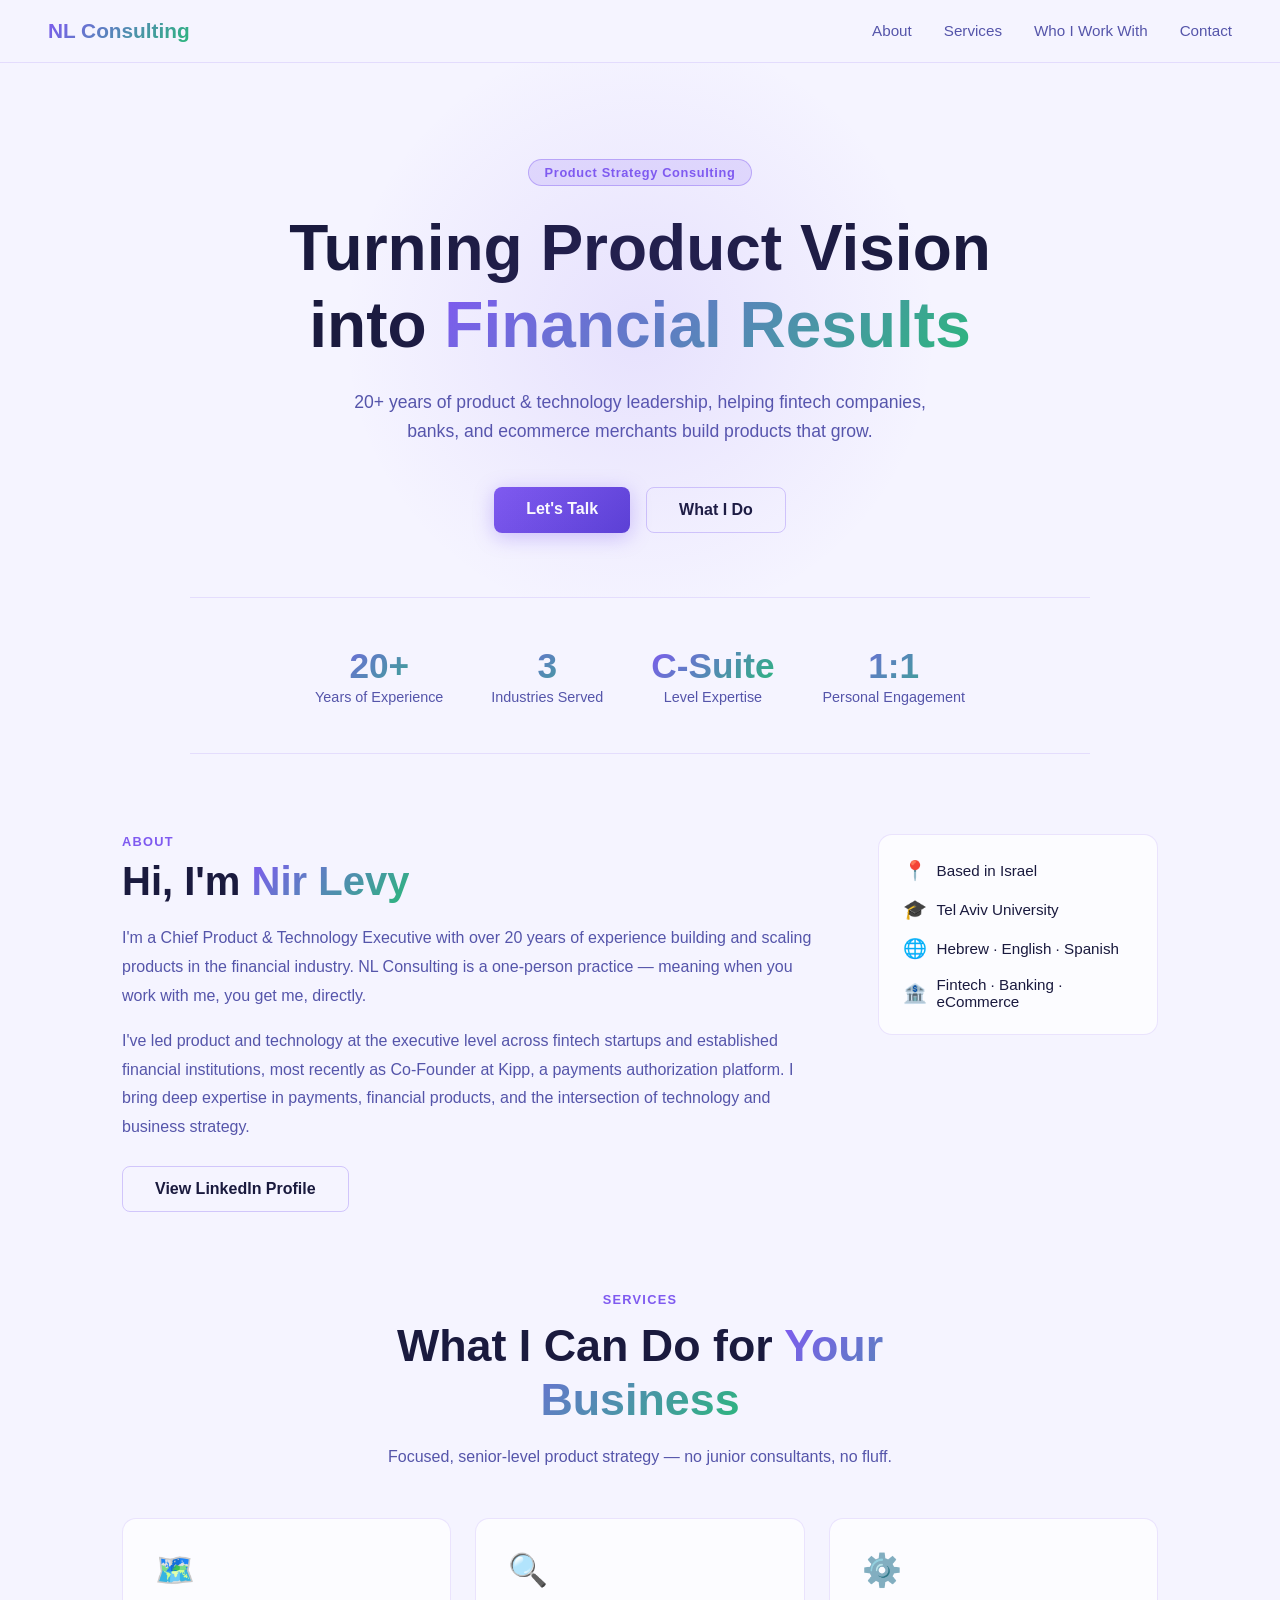
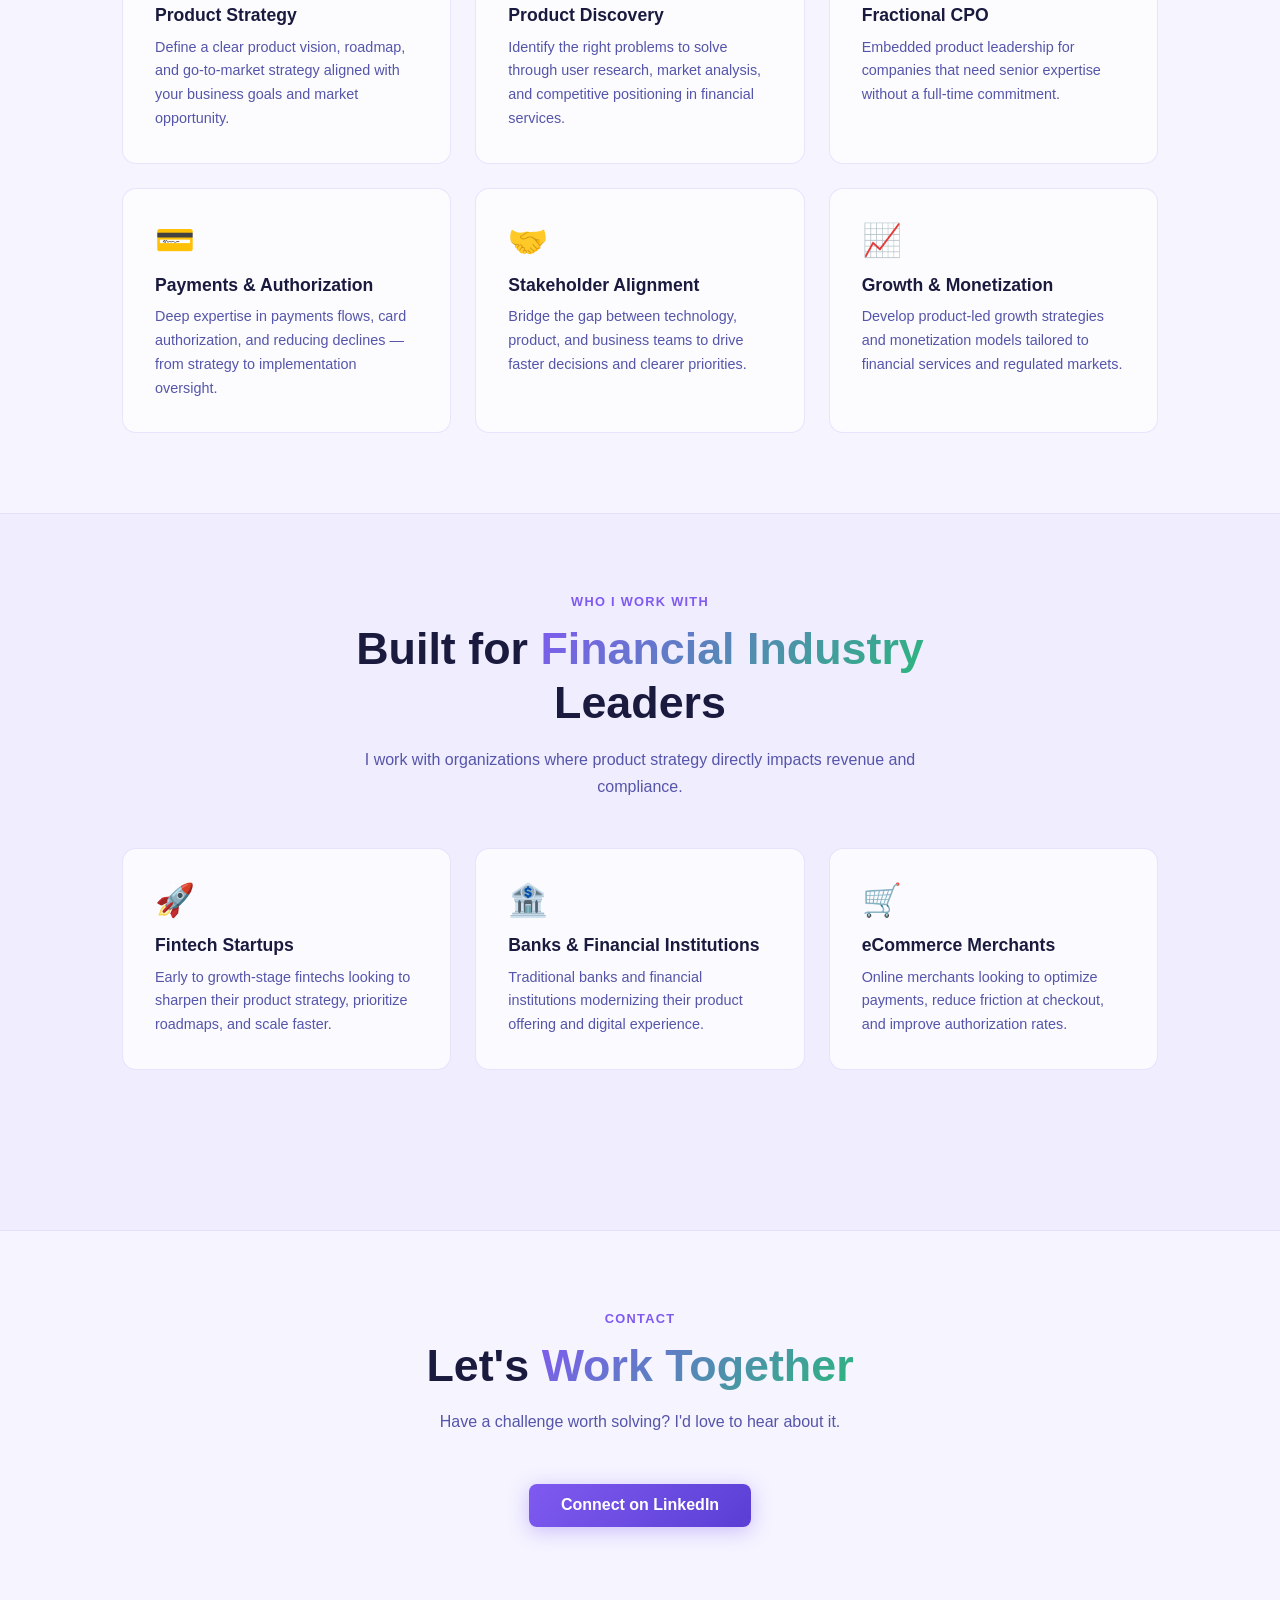
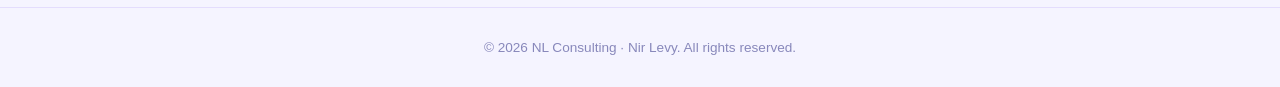
<file: index.html>
<!DOCTYPE html>
<html lang="en" dir="ltr">
<head>
  <meta charset="UTF-8" />
  <meta name="viewport" content="width=device-width, initial-scale=1.0" />
  <title>NL Consulting – Product Strategy for Fintech & Financial Services</title>
  <link rel="stylesheet" href="styles.css" />
</head>
<body>

  <!-- NAV -->
  <nav>
    <div class="logo">NL Consulting</div>
    <ul class="nav-links">
      <li><a href="#about">About</a></li>
      <li><a href="#services">Services</a></li>
      <li><a href="#clients">Who I Work With</a></li>
      <li><a href="#contact">Contact</a></li>
    </ul>
  </nav>

  <!-- HERO -->
  <section class="hero">
    <div class="badge">Product Strategy Consulting</div>
    <h1>Turning Product Vision into <span>Financial Results</span></h1>
    <p class="subtitle">
      20+ years of product & technology leadership, helping fintech companies, banks,
      and ecommerce merchants build products that grow.
    </p>
    <div class="cta-group">
      <a href="#contact" class="btn btn-primary">Let's Talk</a>
      <a href="#services" class="btn btn-outline">What I Do</a>
    </div>
  </section>

  <!-- STATS -->
  <div class="stats">
    <div class="stat">
      <h2>20+</h2>
      <p>Years of Experience</p>
    </div>
    <div class="stat">
      <h2>3</h2>
      <p>Industries Served</p>
    </div>
    <div class="stat">
      <h2>C-Suite</h2>
      <p>Level Expertise</p>
    </div>
    <div class="stat">
      <h2>1:1</h2>
      <p>Personal Engagement</p>
    </div>
  </div>

  <!-- ABOUT -->
  <section class="about" id="about">
    <div class="about-content">
      <div class="about-text">
        <div class="section-label">About</div>
        <h2>Hi, I'm <span>Nir Levy</span></h2>
        <p>
          I'm a Chief Product & Technology Executive with over 20 years of experience
          building and scaling products in the financial industry. NL Consulting is a
          one-person practice — meaning when you work with me, you get me, directly.
        </p>
        <p>
          I've led product and technology at the executive level across fintech startups
          and established financial institutions, most recently as Co-Founder at Kipp,
          a payments authorization platform. I bring deep expertise in payments, financial
          products, and the intersection of technology and business strategy.
        </p>
        <a href="https://www.linkedin.com/in/nirlevyil/" target="_blank" class="btn btn-outline">View LinkedIn Profile</a>
      </div>
      <div class="about-card">
        <div class="about-stat">
          <span>📍</span> Based in Israel
        </div>
        <div class="about-stat">
          <span>🎓</span> Tel Aviv University
        </div>
        <div class="about-stat">
          <span>🌐</span> Hebrew · English · Spanish
        </div>
        <div class="about-stat">
          <span>🏦</span> Fintech · Banking · eCommerce
        </div>
      </div>
    </div>
  </section>

  <!-- SERVICES -->
  <section id="services">
    <div class="section-header">
      <div class="section-label">Services</div>
      <h2>What I Can Do for <span>Your Business</span></h2>
      <p class="section-subtitle">Focused, senior-level product strategy — no junior consultants, no fluff.</p>
    </div>
    <div class="features">
      <div class="card">
        <div class="icon">🗺️</div>
        <h3>Product Strategy</h3>
        <p>Define a clear product vision, roadmap, and go-to-market strategy aligned with your business goals and market opportunity.</p>
      </div>
      <div class="card">
        <div class="icon">🔍</div>
        <h3>Product Discovery</h3>
        <p>Identify the right problems to solve through user research, market analysis, and competitive positioning in financial services.</p>
      </div>
      <div class="card">
        <div class="icon">⚙️</div>
        <h3>Fractional CPO</h3>
        <p>Embedded product leadership for companies that need senior expertise without a full-time commitment.</p>
      </div>
      <div class="card">
        <div class="icon">💳</div>
        <h3>Payments & Authorization</h3>
        <p>Deep expertise in payments flows, card authorization, and reducing declines — from strategy to implementation oversight.</p>
      </div>
      <div class="card">
        <div class="icon">🤝</div>
        <h3>Stakeholder Alignment</h3>
        <p>Bridge the gap between technology, product, and business teams to drive faster decisions and clearer priorities.</p>
      </div>
      <div class="card">
        <div class="icon">📈</div>
        <h3>Growth & Monetization</h3>
        <p>Develop product-led growth strategies and monetization models tailored to financial services and regulated markets.</p>
      </div>
    </div>
  </section>

  <!-- WHO I WORK WITH -->
  <section id="clients" class="clients-section">
    <div class="section-header">
      <div class="section-label">Who I Work With</div>
      <h2>Built for <span>Financial Industry</span> Leaders</h2>
      <p class="section-subtitle">I work with organizations where product strategy directly impacts revenue and compliance.</p>
    </div>
    <div class="features">
      <div class="card">
        <div class="icon">🚀</div>
        <h3>Fintech Startups</h3>
        <p>Early to growth-stage fintechs looking to sharpen their product strategy, prioritize roadmaps, and scale faster.</p>
      </div>
      <div class="card">
        <div class="icon">🏦</div>
        <h3>Banks & Financial Institutions</h3>
        <p>Traditional banks and financial institutions modernizing their product offering and digital experience.</p>
      </div>
      <div class="card">
        <div class="icon">🛒</div>
        <h3>eCommerce Merchants</h3>
        <p>Online merchants looking to optimize payments, reduce friction at checkout, and improve authorization rates.</p>
      </div>
    </div>
  </section>

  <!-- CONTACT -->
  <section id="contact" class="contact-section">
    <div class="section-header">
      <div class="section-label">Contact</div>
      <h2>Let's <span>Work Together</span></h2>
      <p class="section-subtitle">Have a challenge worth solving? I'd love to hear about it.</p>
    </div>
    <div class="contact-links">
      <a href="https://www.linkedin.com/in/nirlevyil/" target="_blank" class="btn btn-primary">Connect on LinkedIn</a>
    </div>
  </section>

  <!-- FOOTER -->
  <footer>
    &copy; 2026 NL Consulting · Nir Levy. All rights reserved.
  </footer>

</body>
</html>
</file>
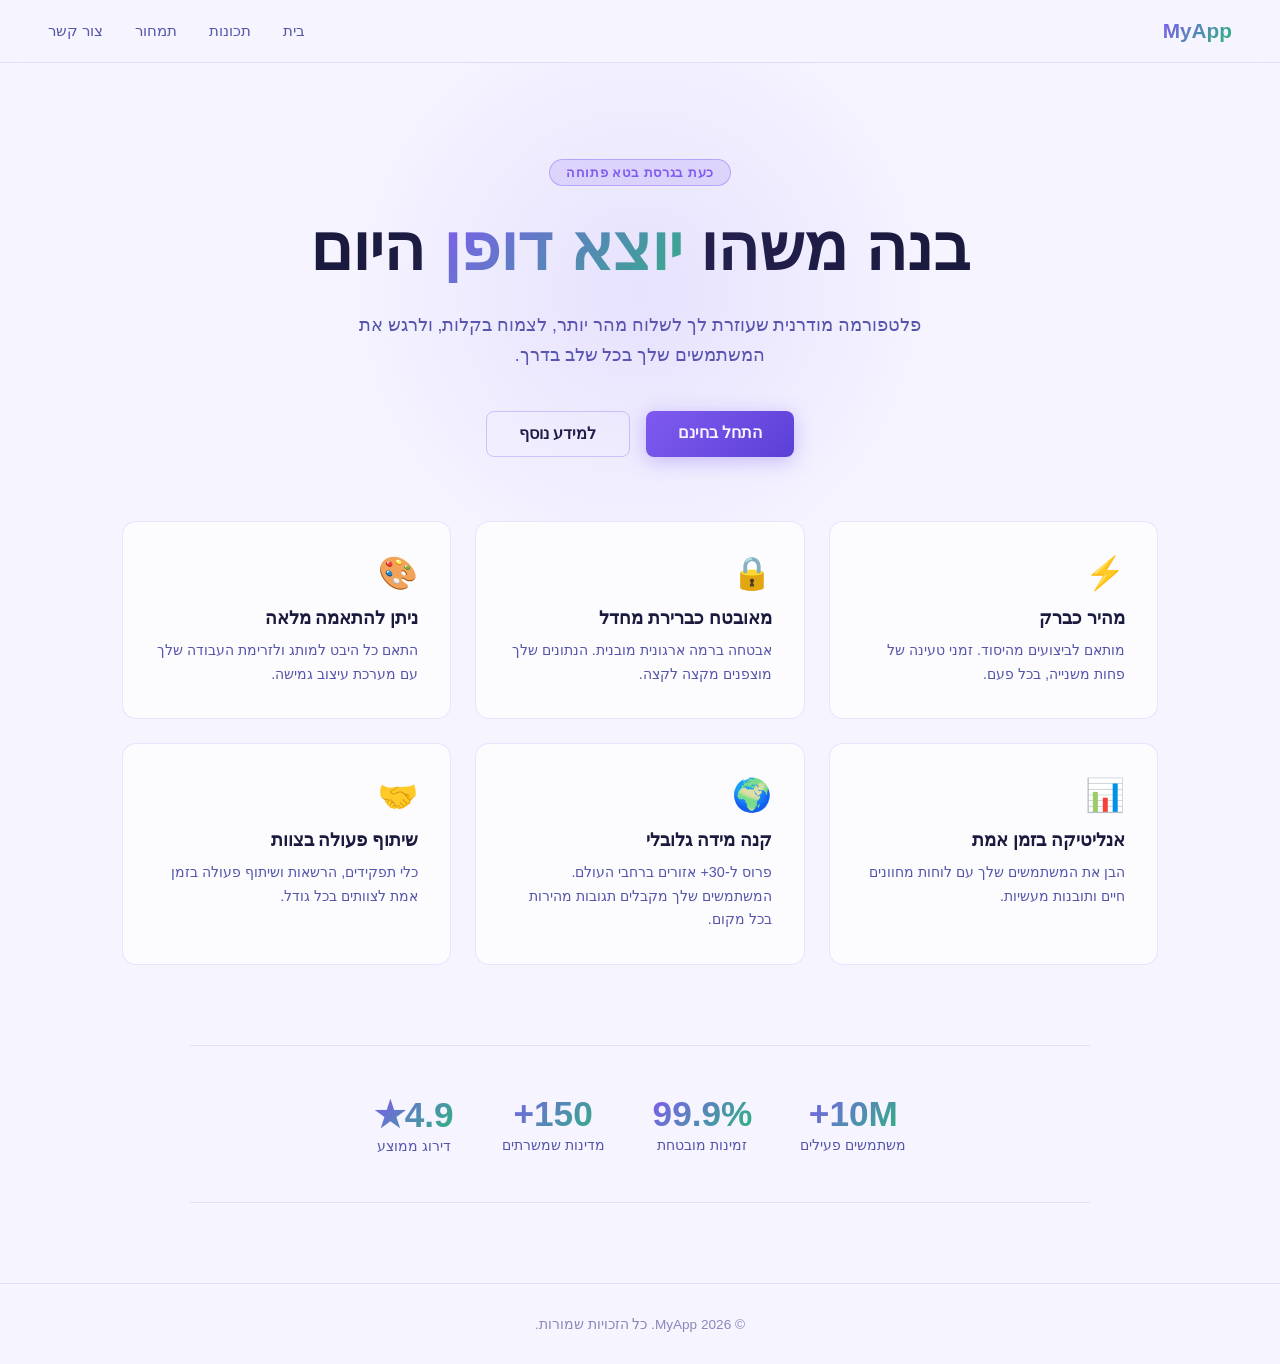
<file: index_hebrew.html>
<!DOCTYPE html>
<html lang="he" dir="rtl">
<head>
  <meta charset="UTF-8" />
  <meta name="viewport" content="width=device-width, initial-scale=1.0" />
  <title>ברוכים הבאים</title>
  <link rel="stylesheet" href="styles.css" />
</head>
<body>

  <!-- NAV -->
  <nav>
    <div class="logo">MyApp</div>
    <ul class="nav-links">
      <li><a href="#">בית</a></li>
      <li><a href="#">תכונות</a></li>
      <li><a href="#">תמחור</a></li>
      <li><a href="#">צור קשר</a></li>
    </ul>
  </nav>

  <!-- HERO -->
  <section class="hero">
    <div class="badge">כעת בגרסת בטא פתוחה</div>
    <h1>בנה משהו <span>יוצא דופן</span> היום</h1>
    <p class="subtitle">
      פלטפורמה מודרנית שעוזרת לך לשלוח מהר יותר, לצמוח בקלות,
      ולרגש את המשתמשים שלך בכל שלב בדרך.
    </p>
    <div class="cta-group">
      <a href="#" class="btn btn-primary">התחל בחינם</a>
      <a href="#" class="btn btn-outline">למידע נוסף</a>
    </div>
  </section>

  <!-- FEATURES -->
  <section class="features">
    <div class="card">
      <div class="icon">⚡</div>
      <h3>מהיר כברק</h3>
      <p>מותאם לביצועים מהיסוד. זמני טעינה של פחות משנייה, בכל פעם.</p>
    </div>
    <div class="card">
      <div class="icon">🔒</div>
      <h3>מאובטח כברירת מחדל</h3>
      <p>אבטחה ברמה ארגונית מובנית. הנתונים שלך מוצפנים מקצה לקצה.</p>
    </div>
    <div class="card">
      <div class="icon">🎨</div>
      <h3>ניתן להתאמה מלאה</h3>
      <p>התאם כל היבט למותג ולזרימת העבודה שלך עם מערכת עיצוב גמישה.</p>
    </div>
    <div class="card">
      <div class="icon">📊</div>
      <h3>אנליטיקה בזמן אמת</h3>
      <p>הבן את המשתמשים שלך עם לוחות מחוונים חיים ותובנות מעשיות.</p>
    </div>
    <div class="card">
      <div class="icon">🌍</div>
      <h3>קנה מידה גלובלי</h3>
      <p>פרוס ל-30+ אזורים ברחבי העולם. המשתמשים שלך מקבלים תגובות מהירות בכל מקום.</p>
    </div>
    <div class="card">
      <div class="icon">🤝</div>
      <h3>שיתוף פעולה בצוות</h3>
      <p>כלי תפקידים, הרשאות ושיתוף פעולה בזמן אמת לצוותים בכל גודל.</p>
    </div>
  </section>

  <!-- STATS -->
  <div class="stats">
    <div class="stat">
      <h2>10M+</h2>
      <p>משתמשים פעילים</p>
    </div>
    <div class="stat">
      <h2>99.9%</h2>
      <p>זמינות מובטחת</p>
    </div>
    <div class="stat">
      <h2>150+</h2>
      <p>מדינות שמשרתים</p>
    </div>
    <div class="stat">
      <h2>4.9★</h2>
      <p>דירוג ממוצע</p>
    </div>
  </div>

  <!-- FOOTER -->
  <footer>
    &copy; 2026 MyApp. כל הזכויות שמורות.
  </footer>

</body>
</html>
</file>
<file: styles.css>
* {
  margin: 0;
  padding: 0;
  box-sizing: border-box;
}

body {
  font-family: 'Segoe UI', Tahoma, Geneva, Verdana, sans-serif;
  background: #f5f4ff;
  color: #1a1a3e;
  min-height: 100vh;
}

/* NAV */
nav {
  display: flex;
  justify-content: space-between;
  align-items: center;
  padding: 1.2rem 3rem;
  background: rgba(245, 244, 255, 0.9);
  backdrop-filter: blur(10px);
  border-bottom: 1px solid rgba(127, 90, 240, 0.15);
  position: sticky;
  top: 0;
  z-index: 100;
}

.logo {
  font-size: 1.3rem;
  font-weight: 700;
  background: linear-gradient(135deg, #7f5af0, #2cb67d);
  -webkit-background-clip: text;
  -webkit-text-fill-color: transparent;
  background-clip: text;
}

.nav-links {
  display: flex;
  gap: 2rem;
  list-style: none;
}

.nav-links a {
  color: #5555aa;
  text-decoration: none;
  font-size: 0.95rem;
  transition: color 0.2s;
}

.nav-links a:hover {
  color: #7f5af0;
}

/* HERO */
.hero {
  display: flex;
  flex-direction: column;
  align-items: center;
  justify-content: center;
  text-align: center;
  padding: 6rem 2rem 4rem;
  position: relative;
  overflow: hidden;
}

.hero::before {
  content: '';
  position: absolute;
  width: 600px;
  height: 600px;
  background: radial-gradient(circle, rgba(127, 90, 240, 0.12) 0%, transparent 70%);
  top: 50%;
  left: 50%;
  transform: translate(-50%, -50%);
  pointer-events: none;
}

.badge {
  display: inline-block;
  background: rgba(127, 90, 240, 0.15);
  border: 1px solid rgba(127, 90, 240, 0.4);
  color: #7f5af0;
  padding: 0.3rem 1rem;
  border-radius: 999px;
  font-size: 0.8rem;
  font-weight: 600;
  letter-spacing: 0.05em;
  margin-bottom: 1.5rem;
}

h1 {
  font-size: clamp(2.2rem, 5vw, 4rem);
  font-weight: 800;
  line-height: 1.2;
  max-width: 800px;
  margin-bottom: 1.5rem;
}

h1 span {
  background: linear-gradient(135deg, #7f5af0, #2cb67d);
  -webkit-background-clip: text;
  -webkit-text-fill-color: transparent;
  background-clip: text;
}

.subtitle {
  font-size: 1.1rem;
  color: #5555aa;
  max-width: 600px;
  line-height: 1.7;
  margin-bottom: 2.5rem;
}

.cta-group {
  display: flex;
  gap: 1rem;
  flex-wrap: wrap;
  justify-content: center;
}

.btn {
  padding: 0.8rem 2rem;
  border-radius: 8px;
  font-size: 1rem;
  font-weight: 600;
  cursor: pointer;
  text-decoration: none;
  transition: transform 0.15s, box-shadow 0.15s;
  display: inline-block;
}

.btn:hover {
  transform: translateY(-2px);
}

.btn-primary {
  background: linear-gradient(135deg, #7f5af0, #5a3fd4);
  color: #fff;
  border: none;
  box-shadow: 0 4px 20px rgba(127, 90, 240, 0.35);
}

.btn-primary:hover {
  box-shadow: 0 6px 28px rgba(127, 90, 240, 0.55);
}

.btn-outline {
  background: transparent;
  color: #1a1a3e;
  border: 1px solid rgba(127, 90, 240, 0.3);
}

.btn-outline:hover {
  border-color: #7f5af0;
  color: #7f5af0;
}

/* STATS */
.stats {
  display: flex;
  justify-content: center;
  flex-wrap: wrap;
  gap: 3rem;
  padding: 3rem 2rem;
  border-top: 1px solid rgba(127, 90, 240, 0.15);
  border-bottom: 1px solid rgba(127, 90, 240, 0.15);
  max-width: 900px;
  margin: 0 auto 5rem;
}

.stat {
  text-align: center;
}

.stat h2 {
  font-size: 2.2rem;
  font-weight: 800;
  background: linear-gradient(135deg, #7f5af0, #2cb67d);
  -webkit-background-clip: text;
  -webkit-text-fill-color: transparent;
  background-clip: text;
}

.stat p {
  font-size: 0.9rem;
  color: #5555aa;
  margin-top: 0.2rem;
}

/* SECTION COMMON */
.section-header {
  text-align: center;
  max-width: 700px;
  margin: 0 auto 3rem;
  padding: 0 2rem;
}

.section-label {
  font-size: 0.8rem;
  font-weight: 700;
  letter-spacing: 0.1em;
  text-transform: uppercase;
  color: #7f5af0;
  margin-bottom: 0.8rem;
}

.section-header h2 {
  font-size: clamp(1.8rem, 4vw, 2.8rem);
  font-weight: 800;
  margin-bottom: 1rem;
  line-height: 1.2;
}

.section-header h2 span {
  background: linear-gradient(135deg, #7f5af0, #2cb67d);
  -webkit-background-clip: text;
  -webkit-text-fill-color: transparent;
  background-clip: text;
}

.section-subtitle {
  color: #5555aa;
  font-size: 1rem;
  line-height: 1.7;
}

/* ABOUT */
.about {
  max-width: 1100px;
  margin: 0 auto 5rem;
  padding: 0 2rem;
}

.about-content {
  display: grid;
  grid-template-columns: 1fr 280px;
  gap: 3rem;
  align-items: start;
}

.about-text .section-label {
  margin-bottom: 0.5rem;
}

.about-text h2 {
  font-size: clamp(1.8rem, 4vw, 2.5rem);
  font-weight: 800;
  margin-bottom: 1.2rem;
  line-height: 1.2;
}

.about-text h2 span {
  background: linear-gradient(135deg, #7f5af0, #2cb67d);
  -webkit-background-clip: text;
  -webkit-text-fill-color: transparent;
  background-clip: text;
}

.about-text p {
  color: #5555aa;
  line-height: 1.8;
  margin-bottom: 1rem;
  font-size: 1rem;
}

.about-text .btn {
  margin-top: 0.5rem;
}

.about-card {
  background: rgba(255, 255, 255, 0.7);
  border: 1px solid rgba(127, 90, 240, 0.15);
  border-radius: 14px;
  padding: 1.5rem;
  display: flex;
  flex-direction: column;
  gap: 1rem;
}

.about-stat {
  font-size: 0.95rem;
  color: #1a1a3e;
  display: flex;
  align-items: center;
  gap: 0.6rem;
}

.about-stat span {
  font-size: 1.2rem;
}

/* FEATURES GRID */
.features {
  display: grid;
  grid-template-columns: repeat(auto-fit, minmax(260px, 1fr));
  gap: 1.5rem;
  max-width: 1100px;
  margin: 0 auto 5rem;
  padding: 0 2rem;
}

.card {
  background: rgba(255, 255, 255, 0.7);
  border: 1px solid rgba(127, 90, 240, 0.15);
  border-radius: 14px;
  padding: 2rem;
  transition: border-color 0.2s, transform 0.2s;
}

.card:hover {
  border-color: rgba(127, 90, 240, 0.4);
  transform: translateY(-4px);
}

.icon {
  font-size: 2rem;
  margin-bottom: 1rem;
}

.card h3 {
  font-size: 1.1rem;
  font-weight: 700;
  margin-bottom: 0.6rem;
  color: #1a1a3e;
}

.card p {
  font-size: 0.9rem;
  color: #5555aa;
  line-height: 1.65;
}

/* CLIENTS SECTION */
.clients-section {
  background: rgba(127, 90, 240, 0.04);
  padding: 5rem 0;
  border-top: 1px solid rgba(127, 90, 240, 0.1);
  border-bottom: 1px solid rgba(127, 90, 240, 0.1);
  margin-bottom: 5rem;
}

/* CONTACT */
.contact-section {
  max-width: 700px;
  margin: 0 auto 5rem;
  padding: 0 2rem;
  text-align: center;
}

.contact-links {
  display: flex;
  justify-content: center;
  gap: 1rem;
  flex-wrap: wrap;
  margin-top: 2rem;
}

/* FOOTER */
footer {
  text-align: center;
  padding: 2rem;
  font-size: 0.85rem;
  color: #8888bb;
  border-top: 1px solid rgba(127, 90, 240, 0.15);
}

/* RESPONSIVE */
@media (max-width: 768px) {
  nav {
    padding: 1rem 1.5rem;
    flex-direction: column;
    gap: 1rem;
  }

  .nav-links {
    gap: 1.2rem;
  }

  .about-content {
    grid-template-columns: 1fr;
  }
}
</file>
